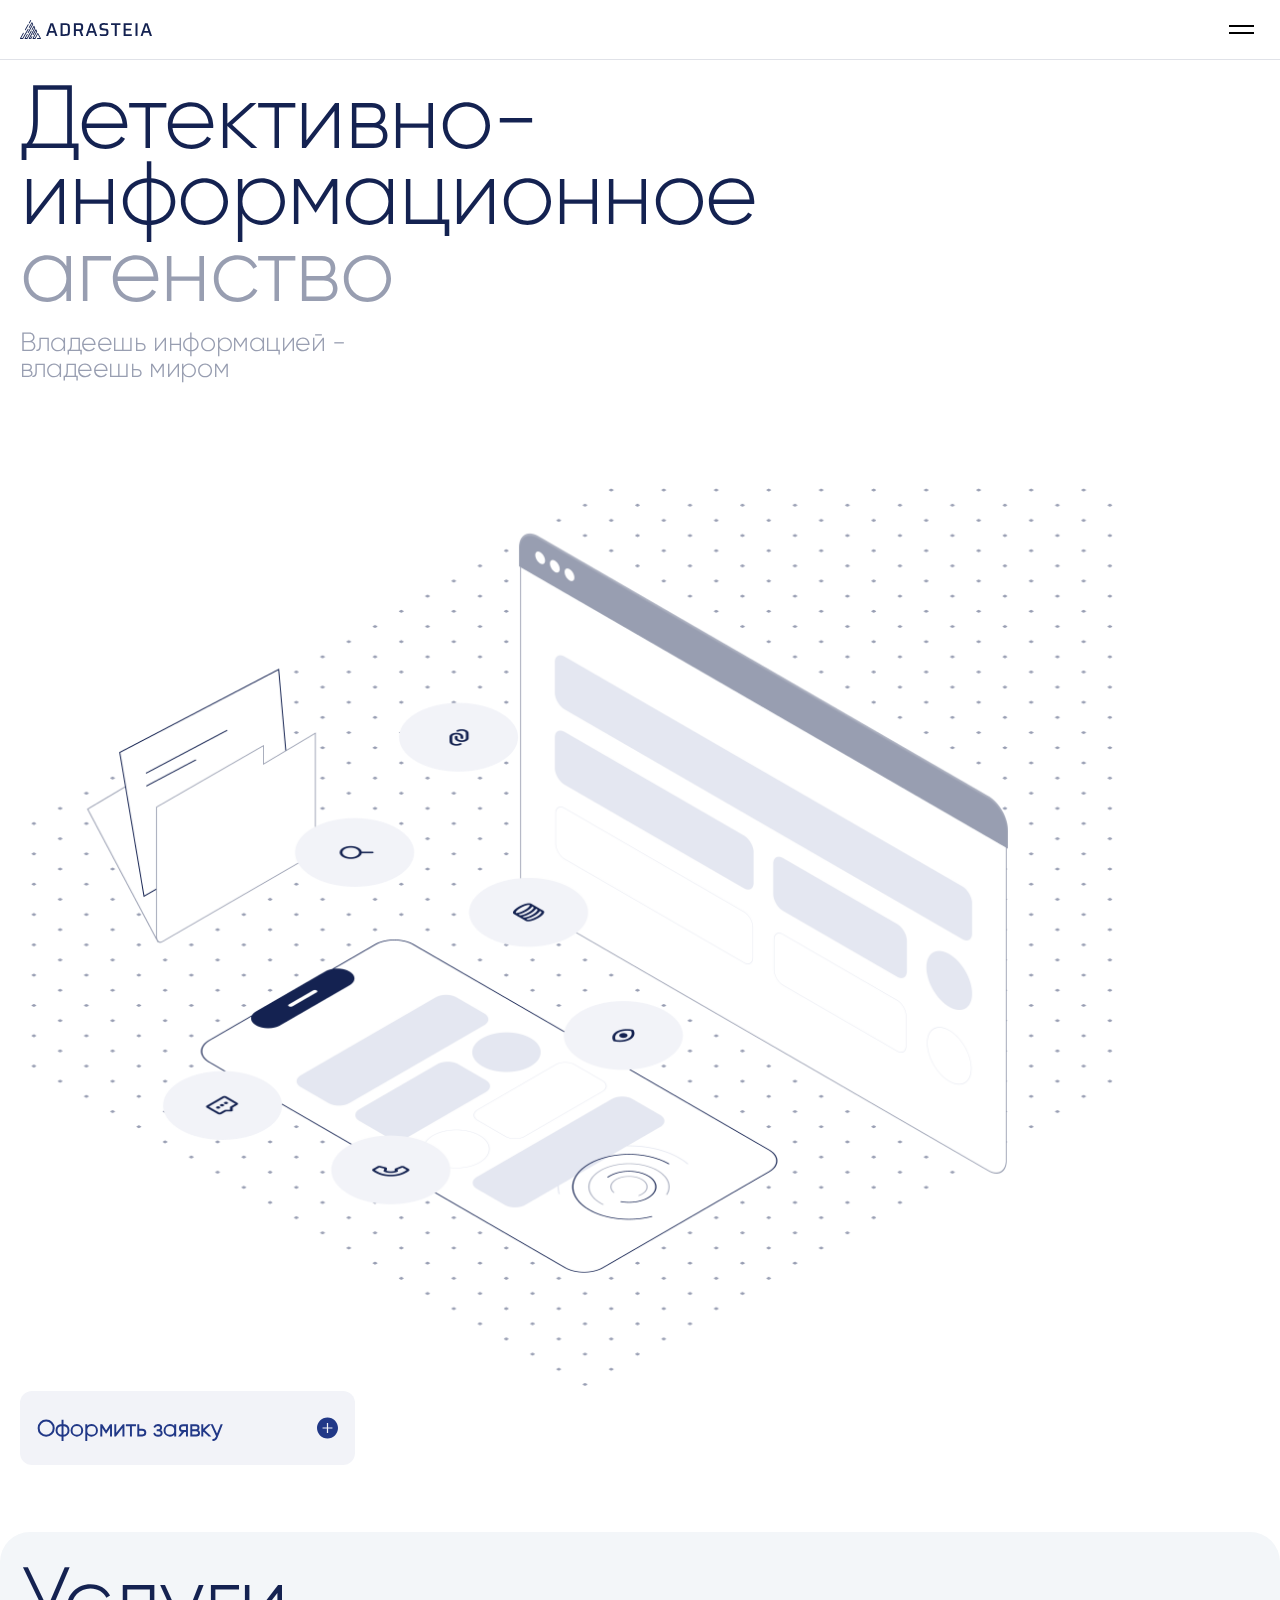
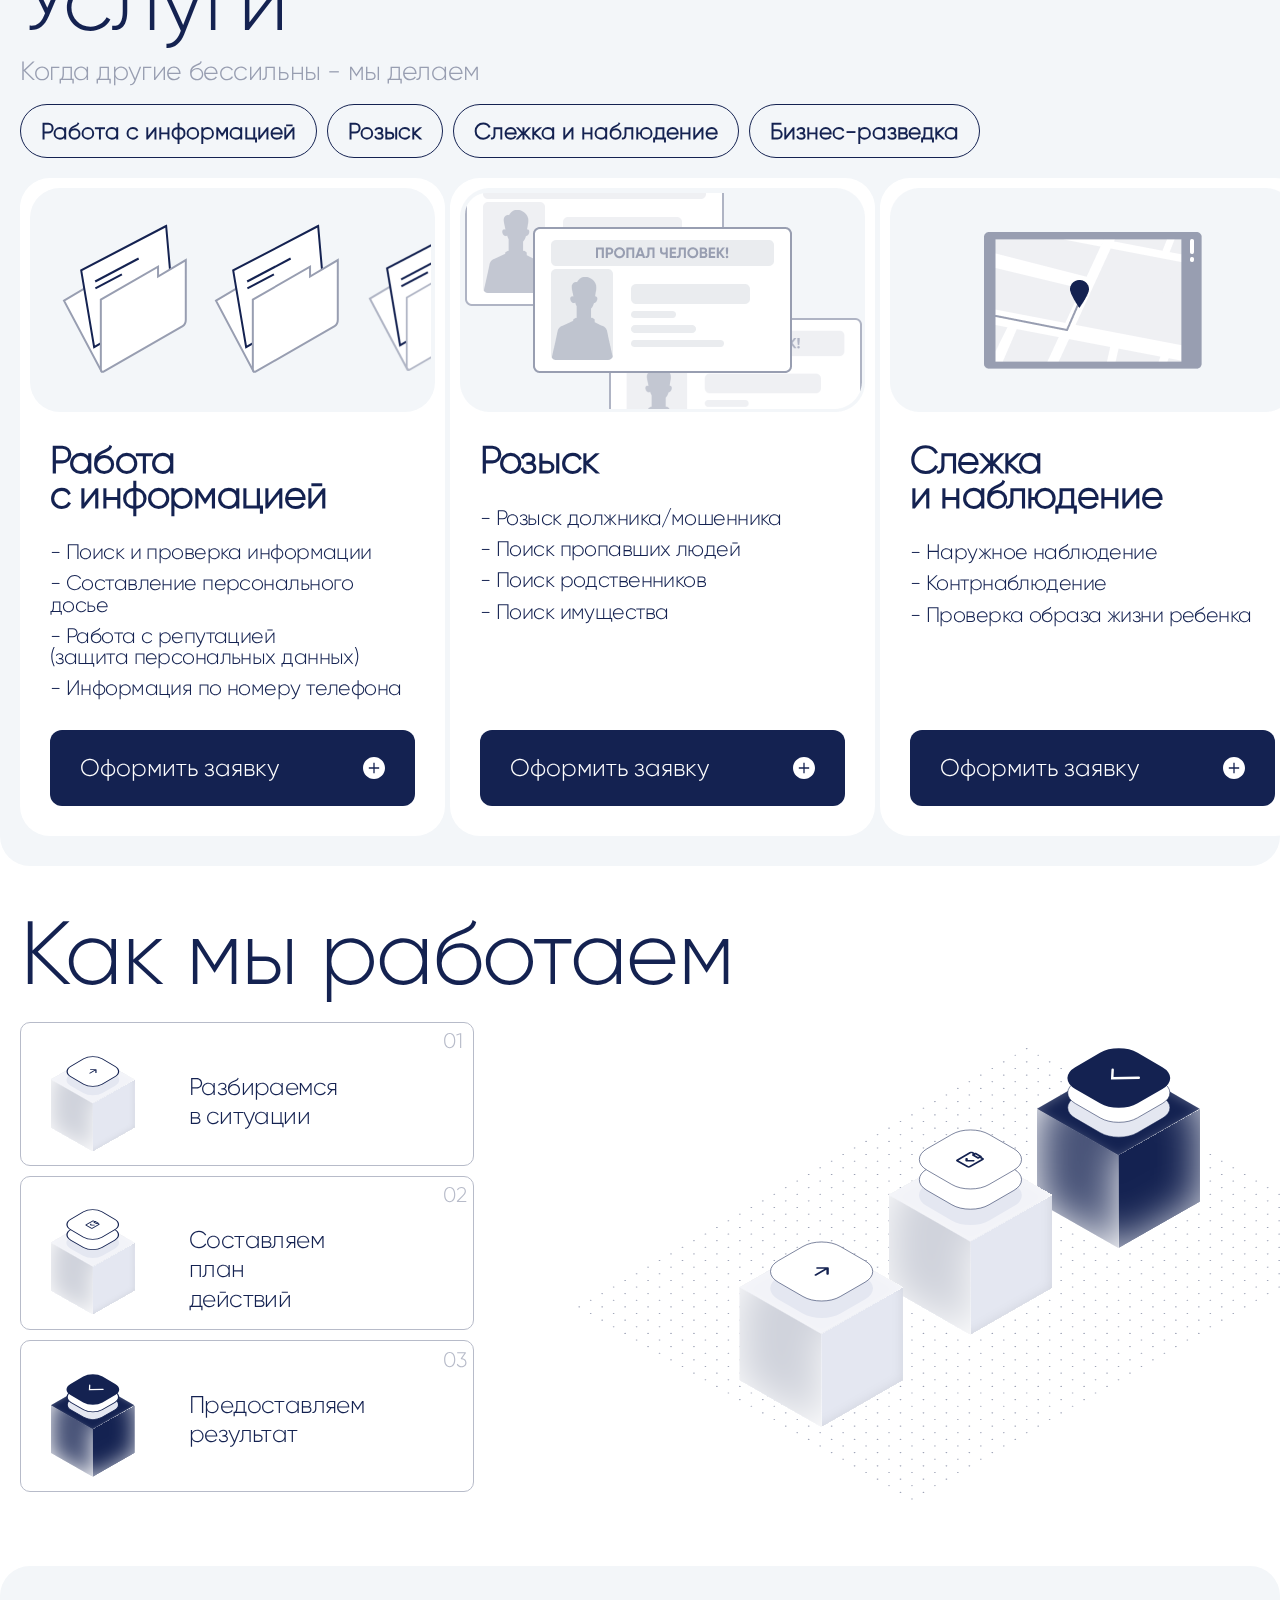
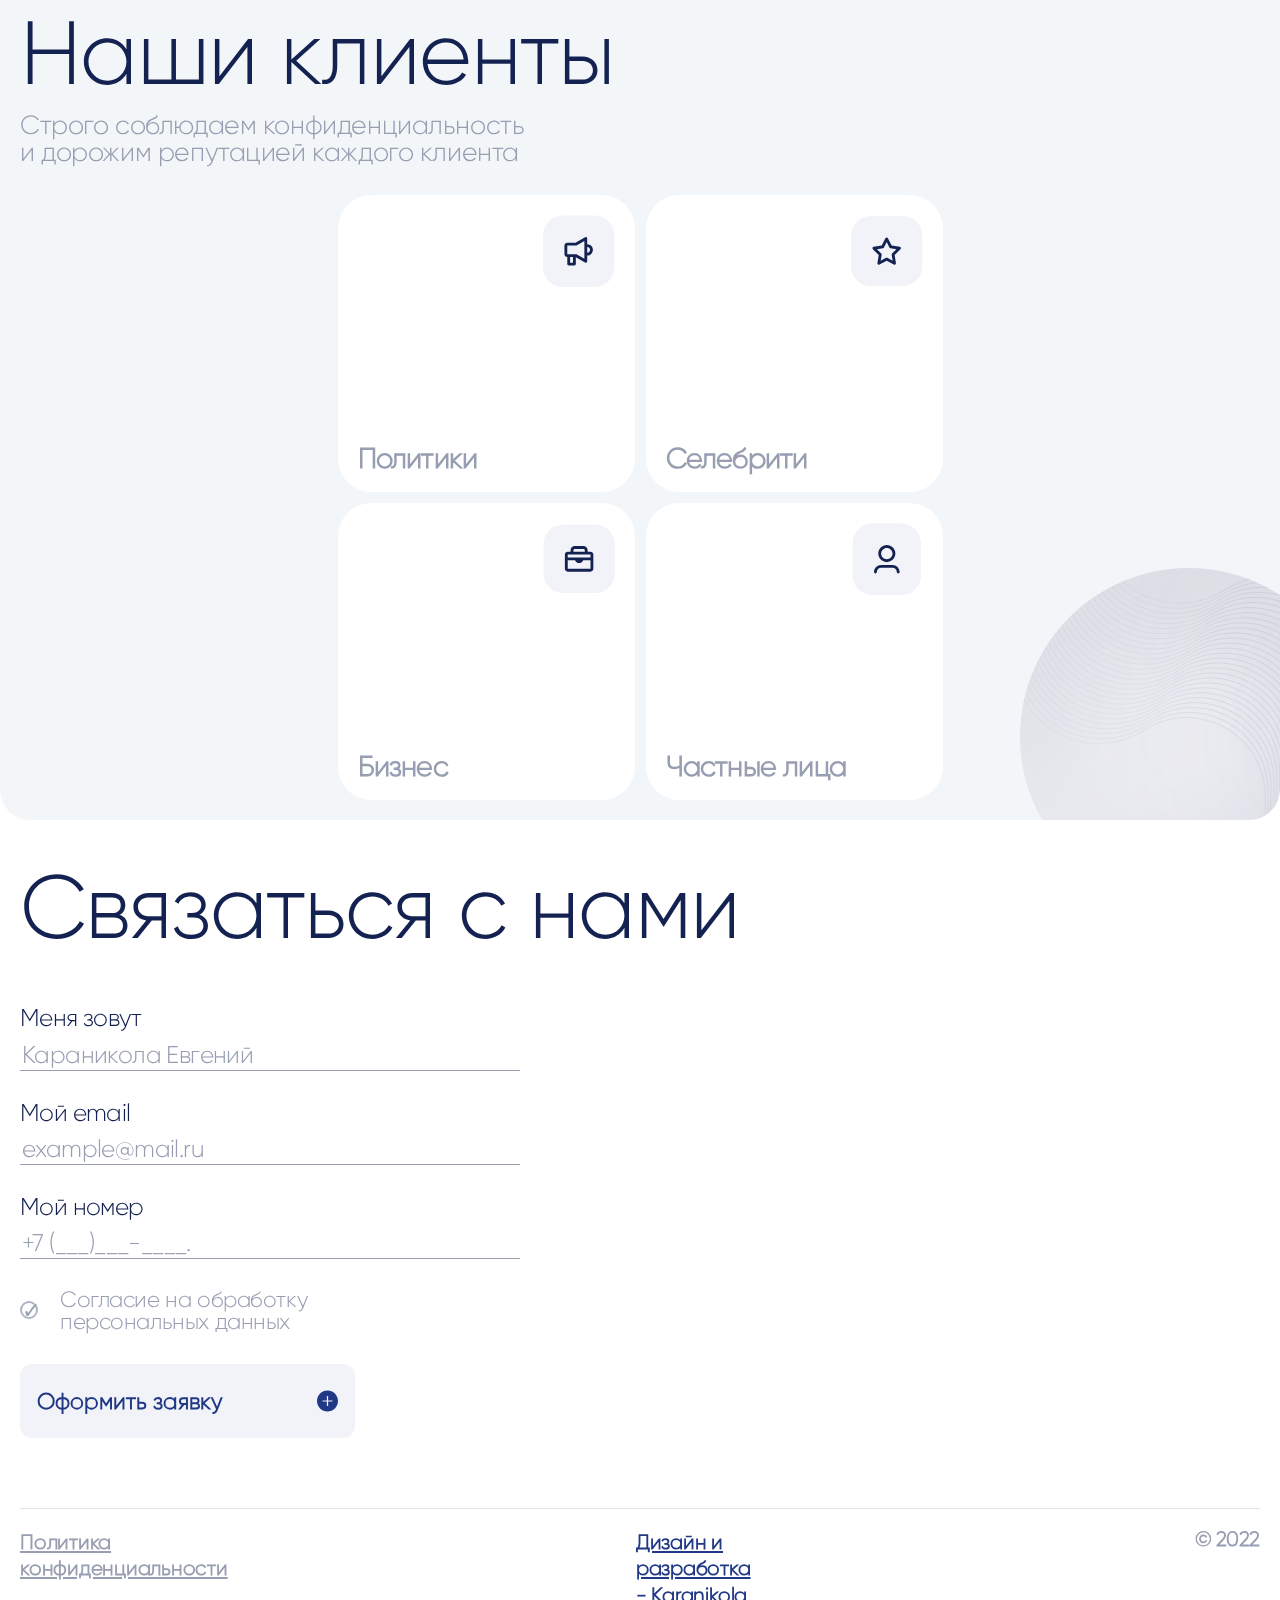
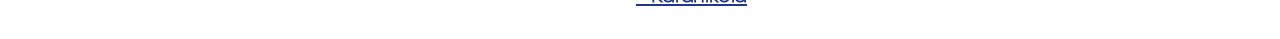
<file: index.html>
<!DOCTYPE html>
<html lang="ru">

<head>
    <meta charset="UTF-8">
    <meta name="viewport" content="width=device-width, initial-scale=1.0">
    <title>ADRASTEIA</title>
    <link rel="stylesheet" href="css/normalize.css">
    <link rel="stylesheet" href="css/style.css">
</head>

<body>
    <header class="header container">
        <a href="grid.html" title="На главную" class="logo sr-only"><img src="/svg/logo.svg" alt="logo"></a>
        <div class="wrapper">
            <nav>
                <ul class="menu-big">
                    <li>
                        <a href="#hero" class="menu-itms">Главный</a>
                    </li>
                    <li>
                        <a href="#work" class="menu-itms">О нас</a>
                    </li>
                    <li>
                        <a href="#services" class="menu-itms">Услуги</a>
                    </li>
                    <li>
                        <a href="#work" class="menu-itms">Как мы работаем</a>
                    </li>
                    <li>
                        <a href="#clients" class="menu-itms">Клиенты</a>
                    </li>
                    <li>
                        <a href="#contacts" class="menu-itms">Контакты</a>
                    </li>
                </ul>
            </nav>
        </div>
        <a class="header-a" href="#">Оформить заявку<img src="/svg/plus.svg" alt=""></a>
        <button class="menu" title="Открыть меню"><img src="/svg/menu.svg" alt=""></button>
    </header>
    <main>
        <section class="section-hero" id="hero">
            <div class="container">
                <div class="section-hero-division">
                    <div class="">
                        <h1 class="section-hero-h">Детективно-информационное <span class="gray">агенство</span></h1>
                        <p class="gray1 section-hero-p">Владеешь информацией - владеешь миром</p>
                    </div>
                    <img src="/pics/bg1.png" alt="" class="section-hero-img">
                </div>
                <button class="button1 section-hero-btn" title="Оформить заявку">Оформить заявку<img src="/svg/plus.svg" class="section-hero-svg" alt=""></button>
                <div class="section-hero-additions">
                    <button class="section-hero-arrow"><img src="/svg/arrow-down.svg"alt=""></button>
                    <div class="section-hero-cntcts">
                        <img src="svg/whatsapp.svg" alt="" class="cnct">
                        <a class="section-hero-chat" class="cnct">открыть чат</a>
                        <img src="/svg/separator.svg" alt="" class="cnct">
                        <a class="section-hero-mail" class="cnct">adrasteia@mail.com</a>
                    </div>
                </div>
            </div>
        </section>
        <section class="section-services" id="services">
            <div class="container">
                <div class="section-services-part">
                    <h2 class="section-services-h">Услуги</h2>
                    <p class="gray1 section-services-p">Когда другие бессильны - мы делаем</p>
                    <div class="section-services-arrows">
                        <button class="section-services-arrow1"><img src="/svg/arrow-left.svg" alt=""></button>
                        <button class="section-services-arrow2"><img src="/svg/arrow-right.svg" alt=""></button>
                    </div>
                </div>
                <ul class="section-services-btns">
                    <li class="services-list-item">
                        <button class="buttons" title="Работа с информацией">Работа с информацией</button>
                    </li>
                    <li class="services-list-item">
                        <button class="buttons" title="Розыск">Розыск</button>
                    </li>
                    <li class="services-list-item">
                        <button class="buttons" title="Слежка и наблюдение">Слежка и наблюдение</button>
                    </li>
                    <li class="services-list-item">
                        <button class="buttons" title="Бизнес-разведка">Бизнес-разведка</button>
                    </li> 
                </ul>
                <div class="section-services-cards">
                    <div class="section-services-card">
                        <div class="section-services-block">
                            <img src="/svg/pic2.svg" alt="pic" class="section-services-pic">
                            <div class="section-services-itms">
                                <h3 class="section-services-h3">Работа<br> с информацией</h3>
                                <ul>
                                    <li class="section-services-l">
                                        <p class="section-services-pp">- Поиск и проверка информации</p>
                                    </li>
                                    <li class="section-services-l">
                                        <p class="section-services-pp">- Составление персонального досье</p>
                                    </li>
                                    <li class="section-services-l">
                                        <p class="section-services-pp">- Работа с репутацией <br>(защита персональных данных)</p>
                                    </li>
                                    <li class="section-services-l">
                                        <p class="section-services-pp">- Информация по номеру телефона</p>
                                    </li>
                                </ul>
                            </div>
                        </div>
                        <button class="button2 section-services-btn" title="Оформить заявку">Оформить заявку<img src="/svg/plus1.svg" alt="" class="section-services-plus"></button>
                    </div>
                    <div class="section-services-card">
                        <div class="section-services-block">
                            <img src="/pics/pic3.png" alt="pic" class="section-services-pic">
                            <div class="section-services-itms">
                                <h3 class="section-services-h3">Розыск</h3>
                                <ul>
                                    <li class="section-services-l">
                                        <p class="section-services-pp">- Розыск должника/мошенника</p>
                                    </li>
                                    <li class="section-services-l">
                                        <p class="section-services-pp">- Поиск пропавших людей</p>
                                    </li>
                                    <li class="section-services-l">
                                        <p class="section-services-pp">- Поиск родственников</p>
                                    </li>
                                    <li class="section-services-l">
                                        <p class="section-services-pp">- Поиск имущества</p>
                                    </li>
                                </ul>
                            </div>
                        </div>
                        <button class="button2 section-services-btn" title="Оформить заявку">Оформить заявку<img src="/svg/plus1.svg" alt="" class="section-services-plus"></button>
                    </div>
                    <div class="section-services-card">
                        <div class="section-services-block">
                            <img src="/pics/pic4.png" alt="pic" class="section-services-pic">
                            <div class="section-services-itms">
                                <h3 class="section-services-h3">Слежка <br>и наблюдение</h3>
                                <ul>
                                    <li class="section-services-l">
                                        <p class="section-services-pp">- Наружное наблюдение</p>
                                    </li>
                                    <li class="section-services-l">
                                        <p class="section-services-pp">- Контрнаблюдение</p>
                                    </li>
                                    <li class="section-services-l">
                                        <p class="section-services-pp">- Проверка образа жизни ребенка</p>
                                    </li>
                                </ul>
                            </div>
                        </div>
                        <button class="button2 section-services-btn" title="Оформить заявку">Оформить заявку<img src="/svg/plus1.svg" alt="" class="section-services-plus"></button>
                    </div>
                    <div class="section-services-card">
                        <div class="section-services-block">
                            <img src="/pics/pic5.png" alt="pic" class="section-services-pic">
                            <div class="section-services-itms">
                                <h3 class="section-services-h3">Бизнес-разведка</h3>
                                <ul>
                                    <li class="section-services-l">
                                        <p class="section-services-pp">- Проверка контрагентов</p>
                                    </li>
                                    <li class="section-services-l">
                                        <p class="section-services-pp">- Досье на компанию</p>
                                    </li>
                                    <li class="section-services-l">
                                        <p class="section-services-pp">- Внештатная служба безопасности</p>
                                    </li>
                                    <li class="section-services-l">
                                        <p class="section-services-pp">- Корпоративное расследование</p>
                                    </li>
                                </ul>
                            </div>
                        </div>
                        <button class="button2 section-services-btn"  title="Оформить заявку">Оформить заявку<img src="/svg/plus1.svg" class="section-services-plus" alt=""></button>
                    </div>
                    <div class="section-services-card" id="section-services-card">
                        <div class="section-services-block" id="loader">
                            <div class="loader"></div>
                            <div class="after-loading">
                                <img src="/svg/pic2.svg" alt="pic" class="section-services-pic">
                                <div class="section-services-itms">
                                    <h3 class="section-services-h3">Работа<br> с информацией</h3>
                                    <ul>
                                        <li class="section-services-l">
                                            <p class="section-services-pp">- Поиск и проверка информации</p>
                                        </li>
                                        <li class="section-services-l">
                                            <p class="section-services-pp">- Составление персонального досье</p>
                                        </li>
                                        <li class="section-services-l">
                                            <p class="section-services-pp">- Работа с репутацией <br>(защита персональных данных)</p>
                                        </li>
                                        <li class="section-services-l">
                                            <p class="section-services-pp">- Информация по номеру телефона</p>
                                        </li>
                                    </ul>
                                </div>
                            </div>
                        </div>
                        <button class="button2 section-services-btn" title="Оформить заявку">Оформить заявку<img src="/svg/plus1.svg" alt="" class="section-services-plus"></button>
                    </div>
            </div>
        </section>
        <section class="section-work" id="work">
            <div class="container">
                <h2 class="section-work-h">Как мы работаем</h2>
                <ol class="section-work-list">
                    <li class="section-work-list-item">
                        <p class="item-num">01</p>
                        <div class="card-elem">
                            <img src="/svg/work1.svg" alt="" class="section-work-list-img">
                            <img src="/svg/work-arrow.svg" alt="" class="section-work-svg-desktop">
                            <h3 class="card-elem-h3">Разбираемся в ситуации</h3>
                        </div>
                    </li>
                    <li class="section-work-list-item">
                        <p class="item-num">02</p>
                        <div class="card-elem">
                            <img src="/svg/work2.svg" alt=""class="section-work-list-img">
                            <img src="/svg/work-checklist.svg" alt="" class="section-work-svg-desktop">
                            <h3 class="card-elem-h3">Составляем план действий</h3>
                        </div>
                    </li>
                    <li class="section-work-list-item">
                        <p class="item-num">03</p>
                        <div class="card-elem">
                            <img src="/svg/work3.svg" alt="" class="section-work-list-img">
                            <img src="/svg/work-checkmark.svg" alt="" id="section-work-svg-desktop1">
                            <h3 class="card-elem-h3">Предоставляем результат</h3>
                        </div>
                    </li>
                </ol>
                <img src="/svg/work-img.svg" alt="" class="section-work-img">
            </div>
        </section>
        <section class="section-clients" id="clients">
            <div class="container section-clients-container">
                <h2 class="section-clients-h">Наши клиенты</h2>
                <p class="gray1 section-clients-p">Строго соблюдаем конфиденциальность <br>и дорожим репутацией каждого клиента</p>
                <ul class="section-clients-crds">
                    <li class="section-clients-el">
                        <img src="/svg/politicians.svg" class="section-clients-el-img" alt="politicians">
                        <h3 class="gray section-clients-h3">Политики</h3>
                    </li>
                    <li class="section-clients-el">
                        <img src="/svg/selebrity.svg" class="section-clients-el-img" alt="selebrity">
                        <h3 class="gray section-clients-h3">Селебрити</h3>
                    </li>
                    <li class="section-clients-el">
                        <img src="/svg/business.svg" class="section-clients-el-img" alt="business">
                        <h3 class="gray section-clients-h3">Бизнес</h3>
                    </li>
                    <li class="section-clients-el">
                        <img src="/svg/prvt-indv.svg" class="section-clients-el-img" alt="private individuals">
                        <h3 class="gray section-clients-h3">Частные лица</h3>
                    </li>
                </ul>
            </div>
        </section>
        <section class="section-form" id="form">
            <div class="container">
                <h2 class="section-form-h">Связаться с нами</h2>
                <form class="section-form-f" action="httpbin.org">
                    <div class="section-form-separate">
                        <label for="name" class="section-form-lbl">Меня зовут</label>
                        <input class="section-form-inpt" placeholder="Караникола Евгений" type="text" name="name" id="name" required>
                    </div>
                    <div class="section-form-separate">
                        <label for="email" class="section-form-lbl">Мой email</label>
                        <input class="section-form-inpt" placeholder="example@mail.ru" type="text" name="email" id="email" required>
                    </div>
                    <div class="section-form-separate">
                        <label for="number" class="section-form-lbl">Мой номер</label>
                        <input class="section-form-inpt" placeholder="+7 (___)___-____." type="text" name="number" id="number" required>
                    </div>
                    <div class="section-form-separate">
                        <div class="section-form-prmsn section-form-separate">
                            <img src="/svg/permission.svg" alt="permission" class="section-form-svg">
                            <label for="permission" class="section-form-prmsn-lbl">Согласие на обработку <br>персональных данных
                                <input type="radio" checked="checked" name="radio">
                                <span class="checkmark"></span>
                            </label>
                        </div>
                        <button type="submit" class="button1 section-form-btn" title="Оформить заявку">Оформить заявку<img src="/svg/plus.svg" alt=""></button>
                    </div>
                </form>
            </div>
        </section>
    </main>
    <footer class="container">
        <div class="footer" id="contacts">
            <div class="footer-cntcts">
                    <a href="" class="footer-a" title="whatsapp"><img src="/svg/whatsapp.svg" class="footer-img" alt="whatsapp">whatsapp</a>
                    <a href="" class="footer-a" title="telegram"><img src="/svg/telegram.svg" class="footer-img" alt="telegram">telegram</a>
                    <a href="" class="footer-a" title="Написать на почту">adrasteia@mail.com</a>
            </div>
            <a href="" class="footer-politics" title="Политика конфиденциальности">Политика конфиденциальности</a>
            <a href="" class="footer-designer" title="Дизайн и разработка - Karanikola">Дизайн и разработка - Karanikola</a>
            <p class="footer-date">© 2022</p>
        </div>
    </footer>
</body>

</html>
</file>
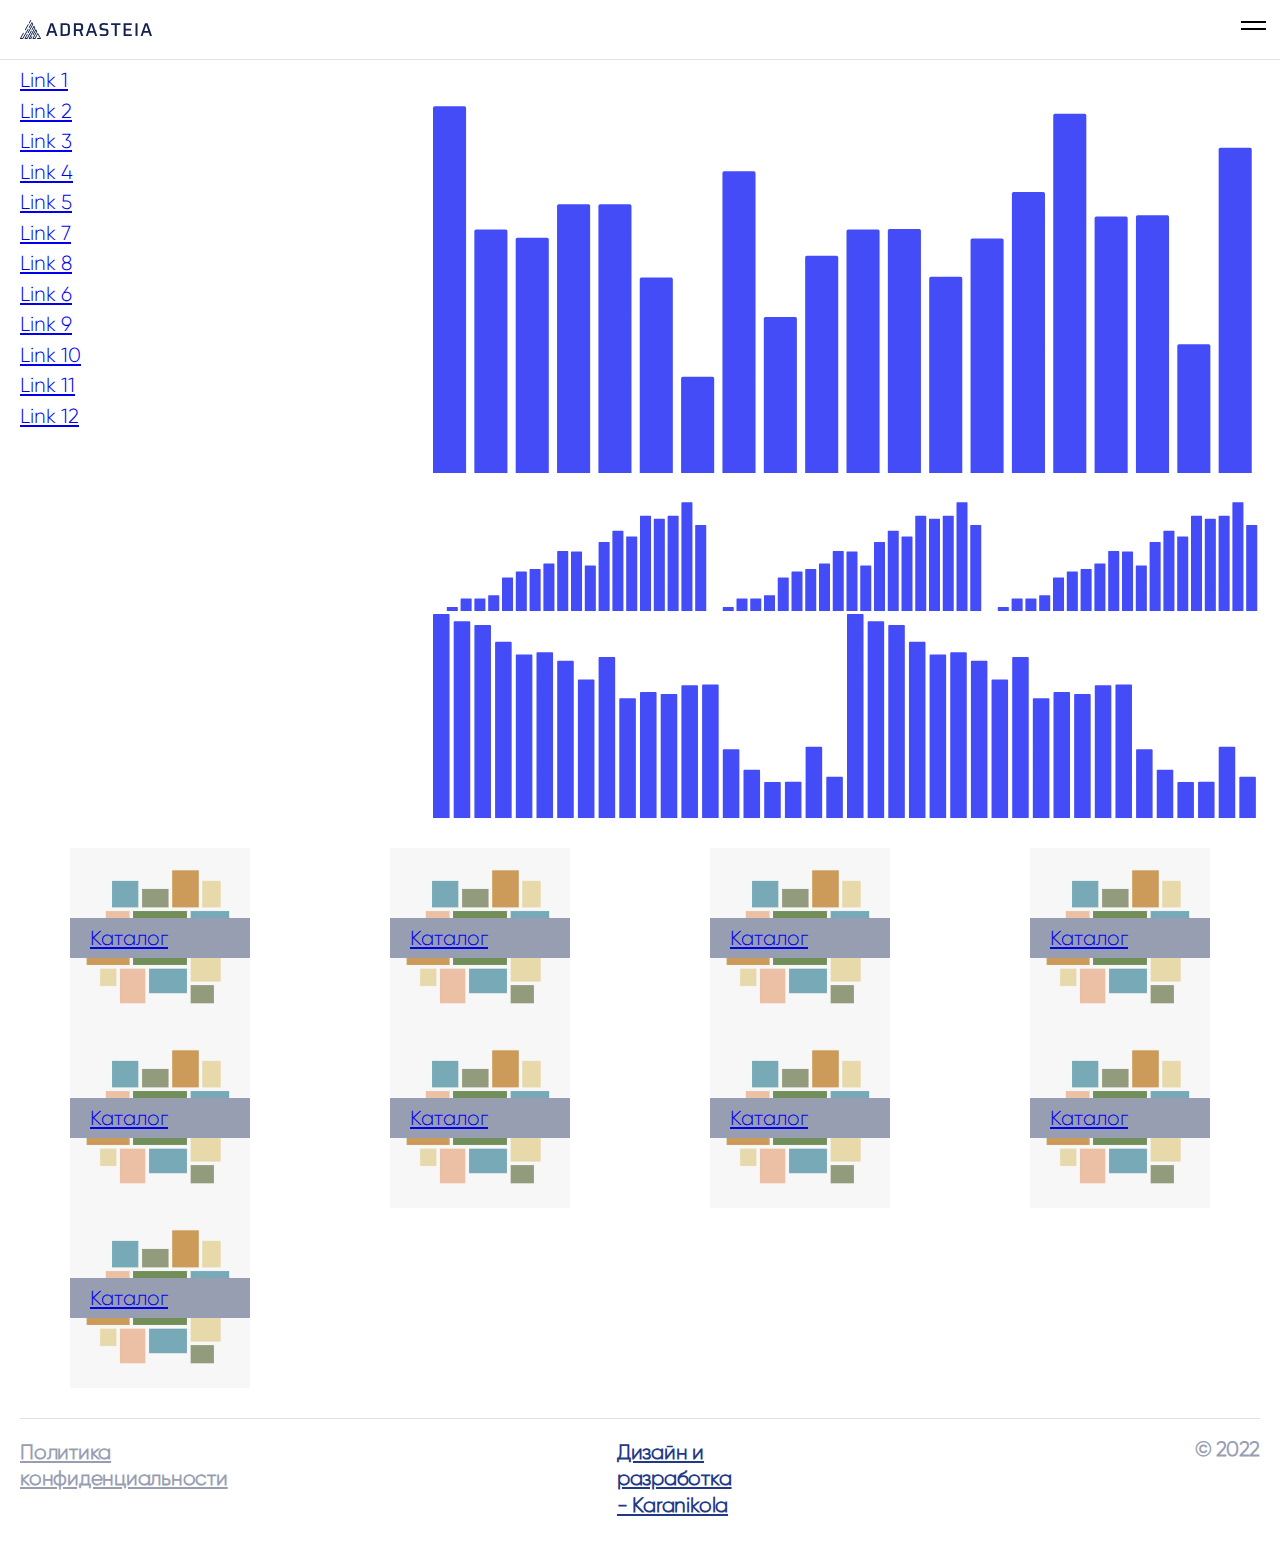
<file: grid.html>
<!DOCTYPE html>
<html lang="en">
<head>
    <meta charset="UTF-8">
    <meta name="viewport" content="width=device-width, initial-scale=1.0">
    <title>GRID</title>
    <link rel="stylesheet" href="css/normalize.css">
    <link rel="stylesheet" href="css/grid.css">
</head>
<body>
    <header class="header container">
        <a href="index.html"><img src="/svg/logo.svg" alt="logo" class="logo"></a>
        <div class="wrapper">
            <nav>
                <ul class="menu-big">
                    <li>
                        <a href="#" class="menu-itms">Главный</a>
                    </li>
                    <li>
                        <a href="#" class="menu-itms">О нас</a>
                    </li>
                    <li>
                        <a href="#" class="menu-itms">Услуги</a>
                    </li>
                    <li>
                        <a href="#" class="menu-itms">Как мы работаем</a>
                    </li>
                    <li>
                        <a href="#" class="menu-itms">Клиенты</a>
                    </li>
                    <li>
                        <a href="#" class="menu-itms">Контакты</a>
                    </li>
                </ul>
            </nav>
        </div>
        <button class="header-button">Оформить заявку<img src="/svg/plus.svg" alt=""></button>
        <button class="menu"><img src="/svg/menu.svg" alt=""></button>
    </header>
    <main>
        <section class="dashboard container">
            <div class="links">
                <a href="#">Link 1</a>
                <a href="#">Link 2</a>
                <a href="#">Link 3</a>
                <a href="#">Link 4</a>
                <a href="#">Link 5</a>
                <a href="#">Link 7</a>
                <a href="#">Link 8</a>
                <a href="#">Link 6</a>
                <a href="#">Link 9</a>
                <a href="#">Link 10</a>
                <a href="#">Link 11</a>
                <a href="#">Link 12</a>
            </div>
            <div class="graf">
                <div class="largbocks">
                    <img src="grid-img/1.svg" alt="Chart1">
                </div>
                <div class="smallbocks">
                    <img src="grid-img/2.svg" alt="Chart2">
                </div>
                <div class="smallbocks">
                    <img src="grid-img/2.svg" alt="Chart3">
                </div>
                <div class="smallbocks">
                    <img src="grid-img/2.svg" alt="Chart4">
                </div>
                <div class="mediumbocks">
                    <img src="grid-img/3.svg" alt="Chart5">
                </div>
                <div class="mediumbocks">
                    <img src="grid-img/3.svg" alt="Chart 6">
                </div>
            </div>
        </section>
        <section class="gallery">
            <div class="item">
                <img class="itemimg" src="grid-img/square.jpg" alt="#">
                <a href="#"  class="itema">Каталог</a>
            </div>
            <div class="item">
                <img class="itemimg" src="grid-img/square.jpg" alt="#">
                <a href="#"  class="itema">Каталог</a>
            </div>
            <div class="item">
                <img class="itemimg" src="grid-img/square.jpg" alt="#">
                <a href="#"  class="itema">Каталог</a>
            </div>
            <div class="item">
                <img class="itemimg" src="grid-img/square.jpg" alt="#">
                <a href="#"  class="itema">Каталог</a>
            </div>
            <div class="item">
                <img class="itemimg" src="grid-img/square.jpg" alt="#">
                <a href="#"  class="itema">Каталог</a>
            </div>
            <div class="item">
                <img class="itemimg" src="grid-img/square.jpg" alt="#">
                <a href="#"  class="itema">Каталог</a>
            </div>
            <div class="item">
                <img class="itemimg" src="grid-img/square.jpg" alt="#">
                <a href="#"  class="itema">Каталог</a>
            </div>
            <div class="item">
                <img class="itemimg" src="grid-img/square.jpg" alt="#">
                <a href="#"  class="itema">Каталог</a>
            </div>
            <div class="item">
                <img class="itemimg" src="grid-img/square.jpg" alt="#">
                <a href="#"  class="itema">Каталог</a>
            </div>
        </section>
    </main>
    <footer class="container">
        <div class="footer">
            <div class="footer-cntcts">
                <div class="footer-separate">
                    <img src="/svg/whatsapp.svg" class="footer-img" alt="">
                    <a href="" class="footer-a">whatsapp</a>
                </div>
                <div class="footer-separate">
                    <img src="/svg/telegram.svg" class="footer-img" alt="">
                    <a href="" class="footer-a">telegram</a>
                </div>
                <div class="footer-separate">
                    <a href="" class="footer-a">adrasteia@mail.com</a>
                </div>
            </div>
            <a href="" class="footer-politics">Политика конфиденциальности</a>
            <a href="" class="footer-designer">Дизайн и разработка - Karanikola</a>
            <p class="footer-date">© 2022</p>
            <!-- <a href="grid.html">grid</a> -->
        </div>
    </footer>
</body>
</html>
</file>
<file: css/style.css>
@font-face {
    font-display: swap;
    font-family: 'gilroyBold';
    src: url(/fonts/Gilroy-ExtraBold.otf);
}

@font-face {
    font-display: swap;
    font-family: 'gilroyLight';
    src: url(/fonts/Gilroy-Light.otf);
}

html {
    box-sizing: border-box;
}
  *, *:before, *:after {
    box-sizing: inherit;
}

:root {
    color: #142251;
    --special-color: #989EB1;
    font-style: normal;
    font-family: 'gilroyLight';
    font-weight: 400;
    font-size: 62.5%;
}

:root ::selection{
    background-color: #142251;
    color: white;
}

body {
    background: #FFF;
}

.container {
    padding: 0 2rem;
}

h1 {
    /* font-size: 4rem; */
    font-size: calc(32px + (68 + 68 * 0.7) * ((100vw - 320px) / 1920));
    line-height: 85%; /* 34px */
    font-weight: 400;
    letter-spacing: -0.16rem;
    margin-bottom: 2rem;
}

img {
    display: block;
}

h2 {
    font-size: calc(32px + (68 + 68 * 0.7) * ((100vw - 320px) / 1920));
    line-height: 85%; /* 34px */
    font-weight: 400;
    letter-spacing: -0.16rem;
    margin-bottom: 2rem;
}

h3 {
    font-size: calc(20px + (10 + 10  * 0.7) * ((100vw - 320px) / 1920));
    font-weight: 400;
    line-height: 90%; /* 18px */
    letter-spacing: -0.08rem;
}

p {
    font-size: calc(14px + (10 + 10 * 0.7) * ((100vw - 320px) / 1920));
    line-height: 100%; /* 14px */
    letter-spacing: -0.056rem;
    font-family: 'gilroyLight';
}

button {
    font-size: calc(14px + (10 + 10 * 0.7) * ((100vw - 320px) / 1920));
}

a {
    font-size: calc(12px + (10 + 10 * 0.7) * ((100vw - 320px) / 1920));
}

a:hover{
    transform: scale(1.05, 1.05);
    background-color: #bcd5e9;
}

a:active {
    color: #000000;
}

a:active{
    color: #830000;
}   

/* .sr-only {
    position: absolute;
    width: 1px;
    height: 1px;
    padding: 0;
    margin: -1px;
    overflow: hidden;
    clip: rect(0, 0, 0, 0);
    white-space: nowrap;
    border-width: 0;
} */

.header {
    display: flex;
    justify-content: space-between;
    padding: 2rem;
    border-bottom: solid 1px #E0E2E8;
    position: sticky;
    top: 0px;
    background-color: #FFF;
    z-index: 1;
}

.wrapper {
    display: none;
}

.menu {
    border: none;
    background-color:#FFF;
}

.menu:hover{
    transform: scale(1.1, 1.1);
    background-color: #bcd5e9;
}  

.menu-big {
    display: none;
}

.logo {
    width: 13.2rem;
    height: 1.9rem;
}

.logo:hover{
    transform: scale(1.1, 1.1);
    background-color: #bcd5e9;
}

.header-a {
    display: none;
}

.gray {
    color: var(--special-color);
}

.gray::selection{
    background-color: var(--special-color);
    color: #142251;
}

.gray1 {
    color: var(--special-color);
    font-size: calc(14px + (10 + 10 * 0.7) * ((100vw - 320px) / 1920));
    line-height: 100%; /* 14px */
    letter-spacing: -0.042rem;
    font-weight: 400;
}

.gray1::selection{
    background-color: var(--special-color);
    color: #142251;
}

.button1 {
    display: flex;
    width: 33.5rem;
    padding: 2.4rem 1.7rem;
    justify-content: space-between;
    align-items: center;
    border-radius: 1.2rem;
    background: rgba(33, 56, 135, 0.06);
    border: 0;
    font-weight: 600;
    color: #213887;
    font-family: 'gilroyLight';
}

.button2 {
    display: flex;
    white-space: nowrap;
    padding: 2.4rem 3rem;
    justify-content: space-between;
    align-items: center;
    flex-shrink: 0;
    border-radius: 1.2rem;
    background: #142251;
    border: 0;
    color: #FFF;
    font-size: calc(14px + (5 + 5 * 0.7) * ((100vw - 320px) / 1920));
    font-family: 'gilroyLight';
}

.buttons {
    padding: 1.3rem 2rem;
    border-radius: 8.9rem;
    border: 1px solid;
    border-color: #142251;
    background-color: #F3F6F9;
    color: #142251;
    font-style: normal;
    font-weight: 600;
    font-family: 'gilroyLight';
    white-space: nowrap;
    font-size: calc(14px + (10 + 10 * 0.7) * ((100vw - 320px) / 1920));
}

.button1:hover {
    transform: scale(1.03, 1.03);
    box-shadow: 0 0 10px rgba(0, 0, 0, 0.3)
}

.button1:active {
    background-color: #ffbbbb;
}

.button2:hover {
    transform: scale(1.03, 1.03);
    box-shadow: 0 0 10px rgba(0, 0, 0, 0.3)
}

.button2:active {
    background-color: #b34545;
}

.buttons:hover {
    transform: scale(1.03, 1.03);
    background-color: #142251;
    color: white;
    box-shadow: 0 0 10px rgba(0, 0, 0, 0.3)
}

.section-hero {
    padding-top: 2rem;
}

.section-hero-h {
    width: 40.4rem;
}

.section-hero-p {
    width: 20.6rem;
}

.section-hero-additions {
    display: none;
}

.section-hero-arrow {
    width: 5.4rem;
    height: 5.4rem;
    display: flex;
    align-items: center;
    justify-content: center;
    color: #F2F3F8;
    border: none;
    border-radius: 27rem;
}

.section-hero-arrow:hover {
    transform: scale(1.1, 1.1);
    background-color: #bcd5e9;
}

.section-hero-cntcts {
    display: flex;
    align-items: center;
    justify-content: space-between;
    padding: 1.6rem 2.4rem;
    background-color: #F2F3F8;
    height: 54px;
    border-radius: 2.7rem;
}
.cnct {
    margin-right: 1rem;
}
.section-hero-chat {
    color: #142251;
    font-weight: bolder;
    font-size: calc(20px + (5 + 5 * 0.7) * ((100vw - 320px) / 1920));
    margin-right: 1rem;
}
.section-hero-mail {
    font-weight: bolder;
    font-size: calc(20px + (5 + 5 * 0.7) * ((100vw - 320px) / 1920));
    text-decoration: underline;
}

.section-services {
    margin-top: 6.7rem;
    background: #F3F6F9;
    border-radius: 3rem;
    padding: 3rem 0 3rem 0;
    overflow: auto;
}

.section-services-p {
    margin-bottom: 2rem;
}

.section-services-arrow1 {
    background-color: white;
    border: none;
    padding: 2.4rem;
    border-radius: 2.4rem 0 0 2.4rem;
}

.section-services-arrow1:hover{
    transform: scale(1.1, 1.1);
    background-color: #bcd5e9;
}

.section-services-arrows {
    display: none;
}

.section-services-arrow2 {
    background-color: white;
    border: #E4E7F1;
    padding: 2.4rem;
    border-radius: 0 2.4rem 2.4rem 0;
}

.section-services-arrow2:hover{
    transform: scale(1.1, 1.1);
    background-color: #bcd5e9;
}

.section-hero-img {
    width: 100%;
    height: auto;
    max-width: 1100px;
    margin-bottom: 0.5rem;
    margin-top: -3rem;
}

.section-services-btns {
    display: flex;
}

.services-list-item:not(:last-child) {
    margin-right: 1rem;
}

.section-services-cards {
    display: flex;
    justify-content: space-between;
    margin-top: 2rem;
}

.section-services-card {
    flex-shrink: 0;
    border-radius: 3rem;
    background: #FFF;
    padding-top: 1rem;
    display: flex;
    flex-direction: column;
    margin-right: 0.5rem;
    padding: 1rem;
    max-width: 42.5rem;
}


.section-services-block {
    flex-grow: 1;
}

.section-services-pic {
    width: 100%;
}

.section-services-itms {
    padding: 0 2rem;
}

.section-services-h3 {
    margin-top: 3.1rem;
    margin-bottom: 3rem;
    font-weight: 600;
    font-size: 2rem;
}

.section-services-pp {
    margin-bottom: 1rem;
    font-weight: 400;
    font-size: calc(14px + (5 + 5 * 0.7) * ((100vw - 320px) / 1920));
}

.section-services-btn {
    margin: 2rem;
    padding: 2.4rem 3rem;
}

.section-services-plus {
    width: 2.2rem;
    height: 2.2rem;
}

#section-services-card {
    width: 42.5rem;
}

.loader {
    align-self: center;
    position: relative;
    top: 30%;
    left: 50%;
}

/* HTML: <div class="loader"></div> */
.loader {
    width: 28px;
    aspect-ratio: 1;
    border-radius: 50%;
    background: #142251;
    transform-origin: top;
    display: grid;
    animation: l3-0 1s infinite linear;
}
.loader::before,
.loader::after {
    content: "";
    grid-area: 1/1;
    background:#5a7ac0;
    border-radius: 50%;
    transform-origin: top;
    animation: inherit;
    animation-name: l3-1;
}
.loader::after {
    background: #989EB1;
    --s:180deg;
}
@keyframes l3-0 {
    0%,20% {transform: rotate(0)}
    100%   {transform: rotate(360deg)}
}
@keyframes l3-1 {
    50% {transform: rotate(var(--s,90deg))}
    100% {transform: rotate(0)}
}

.after-loading {
    display: none;
}

.section-work {
    padding: 5rem 0 5rem 0;
    max-height: 119.3rem;
    overflow: hidden;
}

.section-work-list {
    margin-top: 3rem;
}

.section-work-list-item {
    border: solid 1px #B7BBC9;
    border-radius: 1rem;
    padding-left: 3rem;
    margin-bottom: 1rem;
    padding-bottom: 1.4rem;
    max-width: 45.4rem;
}

.section-work-img {
    display: none;
}
#section-work-svg-desktop1 {
    display: none;
}

.section-work-svg-desktop {
    display: none;
}

.item-num {
    margin-left: 95%;
    margin-top: 2%;
    color: #B7BBC9;
    font-size: calc(12px + (5 + 5 * 0.7) * ((100vw - 320px) / 1920));
}

.card-elem {
    display: flex;
    vertical-align: middle;
}

.card-elem-h3 {
    font-size: calc(20px + (5 + 5 * 0.7) * ((100vw - 320px) / 1920));
    font-weight: 400;
    line-height: 120%; /* 24px */
    letter-spacing: -0.06rem;
    margin-left: 5.4rem;
    margin-top: 2rem;
    max-width: 13.6rem;
}

.section-clients {
    background: #F3F6F9;
    border-radius: 3rem;
    padding: 5rem 0rem 2rem 0;
    background-image: url('/svg/graphic.svg');
    background-repeat: no-repeat; 
    background-position-x: right;
    background-position-y: bottom;
}

.section-clients-h{
    margin-bottom: 2rem;
}

.section-clients-crds {
    margin-top: 3rem;
    display: grid;
    justify-content: center; 
    grid-template-columns: max-content max-content;
    grid-template-rows: 1fr 1fr;
    row-gap: 1.1rem;
    column-gap: 1.1rem;
}


.section-clients-el {
    border-radius: calc(20px + (10 + 10 * 1.7) * ((100vw - 320px) / 1920));
    background: #FFF;
    flex-shrink: 0;
    width: calc(162px + (100 + 100 * 1.7) * ((100vw - 320px) / 1920));
    height: calc(162px + (100 + 100 * 1.7) * ((100vw - 320px) / 1920));
    display: flex;
    flex-direction: column;
    justify-content: space-between;
    padding: 1rem;
}

.section-clients-el-img {
    width: 7.2rem;
    height: 7.2rem;
    align-self: flex-end;
}

.section-clients-pic {
    width: 26rem;
    height: 25.2rem;
    margin-left: 11.5rem;
}

.section-form {
    padding-top: 5rem;
}

.section-form-h{
    width: 17rem;
}

.section-form-f {
    display: grid;
    margin-top: 3rem;
}

.section-form-separate {
    display: flex;
    flex-direction: column;
}

.section-form-lbl {
    font-size: calc(20px + (5 + 5 * 0.7) * ((100vw - 320px) / 1920));
    font-style: normal;
    font-weight: 400;
    line-height: 100%; /* 20px */
    letter-spacing: -0.06rem;
    font-family: 'gilroyLight';
    margin-bottom: 0.9rem;
}

.section-form-inpt {
    max-width: 50rem;
    margin-bottom: 3rem;
    border: none;
    border-bottom: 1px solid #989EB1;
    background-color: transparent;
    color: #989EB1;
    outline: none;
    font-size: calc(20px + (5 + 5 * 0.7) * ((100vw - 320px) / 1920));
    font-style: normal;
    font-weight: 400;
    line-height: 100%; /* 20px */
    letter-spacing: -0.06rem;
    font-family: 'gilroyLight';
}

.section-form-inpt::placeholder {
    color: #989EB1;
    outline: none;
    font-size: calc(20px + (5 + 5 * 0.7) * ((100vw - 320px) / 1920));
    font-style: normal;
    font-weight: 400;
    line-height: 100%; /* 20px */
    letter-spacing: -0.06rem;
    font-family: 'gilroyLight';
}

.section-form-svg {
    display: none;
}

.section-form-svg {
    position: absolute;
    top: 50%;
    left: 50%;
    transform: translate(-50%, -50%);
    display: none; 
}

.section-form-prmsn-lbl {
    font-size: calc(18px + (5 + 5 * 0.7) * ((100vw - 320px) / 1920));
    color: var(--special-color);
    line-height: 100%; /* 14px */
    letter-spacing: -0.042rem;
    font-weight: 400;
    position: relative;
    padding-left: 4rem;
    cursor: pointer;
    -webkit-user-select: none;
    -moz-user-select: none;
    -ms-user-select: none;
    user-select: none;
}

/* Hide the browser's default radio button */
.section-form-prmsn-lbl input {
    position: absolute;
    opacity: 0;
    cursor: pointer;
}

/* Create a custom radio button */
.checkmark {
    position: absolute;
    top: 1.2rem;
    left: 0;
    height: 18px;
    width: 18px;
    background-color: #ffffff;
    border-radius: 50%;
}

/* On mouse-over, add a grey background color */
.section-form-prmsn-lbl:hover input ~ .checkmark {
    background-color: #e4e4e4;
}

/* When the radio button is checked, add a blue background */
.section-form-prmsn-lbl input:checked ~ .checkmark {
    border: solid 2px #AFB4C4;
}

/* Create the indicator (the dot/circle - hidden when not checked) */
.checkmark::after {
    content: "";
    position: absolute;
    display: none;
}

/* Show the indicator (dot/circle) when checked */
.section-form-prmsn-lbl input:checked ~ .checkmark:after {
    display: block;
}

/* Style the indicator (dot/circle) */
.section-form-prmsn-lbl .checkmark:after {
    content: "✓";
    top: -3px;
    width: 8px;
    height: 8px;
    border-radius: 20%;
}

.section-form-btn {
    margin: 3rem 0 7rem 0;
    align-items: center !important;
}

.footer {
    border-top: solid 1px #E0E2E8;
    display: flex;
    justify-content: space-between;
    padding-top: 2rem;
    padding-bottom: 3rem;
}

.footer-cntcts {
    display: none;
}

.footer-img {
    margin-right: 2.4rem;
}

.footer-a {
    display: flex;
    font-size: calc(34px + (5 + 5 * 0.7) * ((100vw - 320px) / 1920));
    font-weight: 900;
    text-decoration: none;
    color: #142251;
}
.footer-cntcts .footer-separate:last-child .footer-a {
    text-decoration: underline;
    color: #213887;
}

.footer-politics {
    color: var(--special-color);
    font-weight: 600;
    line-height: 130%; /* 15.6px */
    letter-spacing: -0.024rem;
    text-decoration-line: underline;
    width: 17rem;
}

.footer a:hover{
    transform: scale(1.05, 1.05);
    background-color: #bcd5e9;
}

.footer-politics:active{
    border: solid 1px var(--special-color)
}   

.footer-designer {
    color: #213887;
    font-weight: 600;
    line-height: 130%; /* 15.6px */
    letter-spacing: -0.024rem;
    text-decoration-line: underline;
    width: 11.3rem;
}

.footer-designer:active{
    border: solid 1px #142251;
}   

.footer-date {
    color: var(--special-color);
    font-weight: 600;
    line-height: 100%; /* 12px */
    letter-spacing: -0.048rem;
    font-size: calc(12px + (10 + 10 * 0.7) * ((100vw - 320px) / 1920));
}

@media screen and (min-width: 500px) {
    .section-hero-p {
        width: 448px;
    }
    .section-form-h{
        width: auto;
    }
}

@media screen and (min-width: 700px) {
    .section-clients-el {
        padding: 2rem;
    }
    .section-clients-h3 {
        font-weight: 600;
    }
    .button2 {
        font-size: calc(20px + (5 + 5 * 0.7) * ((100vw - 320px) / 1920));
    }
}

@media screen and (min-width: 850px) {
    .section-work-img {
        display: initial;
        position: relative;
        width: 60%;
        height: auto;
        top: -46rem;
        right: -45%;
        z-index: -1;
    }
    .section-work {
        max-height: 700px;
    }
}

@media screen and (min-width: 900px) {
    .section-services-h3 {
        font-size: calc(34px + (5 + 5 * 0.7) * ((100vw - 320px) / 1920));
    }
    
    .section-services-pp {
        font-size: calc(17px + (5 + 5 * 0.7) * ((100vw - 320px) / 1920));
    }
    .section-services-pic {
        width: 40.5rem;
    }
    .item-num {
        margin-left: 93%;
        margin-top: 2%;
        font-weight: 100;
        font-size: calc(17px + (5 + 5 * 0.7) * ((100vw - 320px) / 1920));
    }
    .section-form-f {
        margin-top: 6rem;
    }
    .gray1 {
        font-size: calc(18px + (10 + 10 * 0.7) * ((100vw - 320px) / 1920));
    }
    .section-form-permission+label::before {
        width: 2.2rem;
        height: 2.2rem;
        margin-right: 2.6rem;
    }
    .footer {
        font-size: calc(20px + (5 + 5 * 0.7) * ((100vw - 320px) / 1920));
    }
}

@media screen and (min-width: 1300px) {
    :root {
        font-family: 'gilroyLight';
        font-weight: 600;
        line-height: 100%; /* 20px */
        letter-spacing: -0.06rem;
        color: #142251;
        text-decoration-line: none;
    }
    .section-hero-svg {
        width: 41px;
        height: auto;
    }
    .button1 {
        display: flex;
        width: 36.1rem;
        height: 8.9rem;
        padding: 0 2.4rem;
        font-size: calc(24px + (2 + 2 * 0.7) * ((100vw - 320px) / 1920));
        justify-content: space-between;
        align-items: center;
        border-radius: 1.2rem;
        background: rgba(33, 56, 135, 0.06);
        border: 0;
        font-weight: 600;
        line-height: 100%; 
        letter-spacing: -0.042rem;
        color: #213887;
        font-family: 'gilroyLight';
    }
    .button1:hover{
        transform: scale(1.03, 1.03);
    }
    .button2 {
        padding: 3rem 3rem;
    }
    .menu-big {
        display: flex;
        column-gap: 3.4rem;
    }
    .menu-itms {
        font-family: 'gilroyLight';
        font-size: calc(20px + (5 + 5 * 0.7) * ((100vw - 320px) / 1920));
        font-weight: 600;
        line-height: 100%; /* 20px */
        letter-spacing: -0.06rem;
        color: #142251;
        text-decoration-line: none;
    }
    .logo {
        width: 24.3rem;
        height: 3.3rem;
    }
    .header {
        height: 7.4rem;
        align-items: center;
    }
    .container {
        padding: 0 4.9rem;
    }
    .section-hero {
        padding-top: 7rem;
        padding-bottom: 10.8rem;
    }
    .section-hero-btn {
        margin-top: -55rem;
    }
    .section-hero-division {
        display: flex;
        justify-content: space-between;
        align-items: start;
        position: relative;
    }
    .section-hero-img {
        position: relative;
        top: -16rem;
        z-index: -1; 
    }
    .section-hero-cntcts {
        position: relative;
    }
    .section-hero-additions {
        display: flex;
        justify-content: space-between;
        margin-top: 27.6rem;
    }
    .section-clients-el {
        padding: 2rem 2rem 4.4rem 4.4rem;
    }
    .section-clients-el {
        width: 43.8rem;
        height: 43.8rem;
    }
    .section-services {
        padding: 10rem 0 6rem 0;
        margin: 0 4.9rem;
    }
    .section-clients-el-img {
        width: 13.6rem;
        height: auto;
    }
    .section-work {
        padding-top: 30.1rem;
        max-height: 130rem;
    }
    .section-work-list-item {
        border-radius: 2.2rem;
        padding: 0 0 3rem 3rem;
        background-color: #FFF;
    }
    .item-num {
        margin-left: 90%;
        margin-top: 5%;
        font-weight: 100;
        color: #B7BBC9;
        font-size: calc(20px + (5 + 5 * 0.7) * ((100vw - 320px) / 1920));
    }
    .card-elem {
        display: flex;
        flex-direction: column;
        justify-content: space-between;
    }
    .section-work-list-img {
        display: none;
    }
    .section-work-h {
        width: 50.3rem;
    }
    .section-work-svg-desktop {
        display: initial;
        width: 4.8rem;
        height: auto;
        position: relative;
        bottom: 1rem;
    }
    #section-work-svg-desktop1 {
        display: initial;
        width: 2.9rem;
        position: relative;
        bottom: 1rem;
    }
    .card-elem-h3 {
        color: #989EB1;
        font-weight: 600;
        margin: 2rem 0 0 0;
        max-width: 37.3rem;
        font-size: calc(25px + (5 + 5 * 0.7) * ((100vw - 320px) / 1920));
    }
    .section-work-img {
        display: initial;
        position: relative;
        top: -70rem;
        right: -30%;
    }
}

@media screen and (min-width: 1450px) {
    h1 {
        font-size: calc(100px + (10 + 10 * 0.7) * ((100vw - 320px) / 1920));
    }
    h2 {
        font-size: calc(100px + (10 + 10 * 0.7) * ((100vw - 320px) / 1920));
    }
    h3 {
        font-size: calc(34px + (10 + 10 * 0.7) * ((100vw - 320px) / 1920));
        font-weight: 600;
    }
    p {
        font-size: calc(30px + (10 + 10 * 0.7) * ((100vw - 320px) / 1920));
    }
    .wrapper {
        display: initial;
    }
    .header {
        align-items: center;
        display: flex;
        justify-content: space-between;
        padding: 4rem;
        border-bottom: solid 1px #E0E2E8;
        position: sticky;
        top: 0px;
        background-color: #FFF;
        height: 10.8rem;
    }
    .menu {
        display: none;
    }
    .header-a {
        text-decoration: none;
        display: flex;
        width: 10.3em;
        font-size: calc(20px + (5 + 5 * 0.7) * ((100vw - 320px) / 1920));
        justify-content: space-between;
        align-items: center;
        border: 0;
        font-weight: 600;
        line-height: 100%; /* 14px */
        letter-spacing: -0.042rem;
        color: #213887;
        font-family: 'gilroyLight';
        background-color: white;
    }
    .header-a:hover{
        transform: scale(1.05, 1.05);
        background-color: #bcd5e9;
    }
    .buttons {
        display: none;
    }
    .section-services-part {
        display: flex;
        align-items: center;
        justify-content: space-between;
    }
    .section-services-arrows {
        display: initial;
    }
    .section-form {
        padding: 9.4rem 0 10rem 0;
    }
    .section-form-f {
        margin-top: 12.4rem;
        display: grid;
        grid-template-columns: 1fr 1fr;
    }
    .section-form-separate {
        display: flex;
        flex-direction: row;
        align-items: center;
    }
    .section-form-btn {
        position: relative;
        left: 7rem;
        top: 2rem;
    }
    .section-form-lbl {
        font-size: calc(34px + (5 + 5 * 0.7) * ((100vw - 320px) / 1920));
    }
    .section-form-inpt {
        font-size: calc(34px + (5 + 5 * 0.7) * ((100vw - 320px) / 1920));
        margin-left: 2.4rem;
    }
    .section-form-permission+label {
        margin-left: -2rem;
    }
    .footer {
        padding: 5rem 0 6.7rem 0;
    }
    .footer-politics {
        width: 30rem;
    }
    
    .footer-designer {
        width: 30rem;
    }
    
    .footer-date {
        width: 10rem;
    }
}

@media screen and (min-width: 1860px) {
    .section-clients-container {
        display: flex;
        justify-content: space-between;
    }
    .section-clients-p {
        order: 2;
        margin-left: 9.7rem;
    }
    .section-clients-crds {
        order: 1; 
        margin-top: auto;
    }
    .section-clients {
        padding: 5.4rem 0 4rem 0;
        background-image: url('/svg/graphic1.svg');
        background-repeat: no-repeat; 
        background-position-x: right;
        background-position-y: bottom;
    }
    .footer-cntcts {
        display: flex;
        padding: 30px 40px;
        justify-content: center;
        align-items: center;
        gap: 4rem;
        border-radius: 100px;
        border: 1px solid #AFB4C4;
    }
    .container {
        padding: 0 6rem;
    }
}
@media screen and (min-width: 2200px) {
    .container {
        padding: 0 8rem;
    }
    .section-hero-img {
        width: 100%;
        height: auto;
        max-width: 1500px;
    }
    .section-hero-btn {
        margin-top: -50rem;
    }
    .section-work {
        max-height: 150rem;
    }
    .section-work-list {
        margin-top: 7rem;
    }
    .footer-date {
        width: 17rem;
    }
    .footer-politics {
        width: 45rem;
    }
    .footer-designer {
        width: 45rem;
    }
    .menu-big {
        column-gap: 10rem;
    }
    .section-work-list-item {
        max-width: 50rem;
    }
    .section-form-f {
        grid-template-columns: 40% 40%;
    }
    .section-services-card {
        padding: 2rem;
    }
    .section-services-pic {
        width: 100%;
    }
}

@media screen and (min-width: 2800px) {
    .section-hero-btn {
        margin-top: -40rem;
    }
    .section-services-card {
        padding: 3rem;
        max-width: 50rem;
    }
}

@media screen and (min-width: 3100px) {
    .section-hero {
        padding-top: 10rem;
    }
    .section-hero-img {
        width: 100%;
        height: auto;
        max-width: 1700px;
        margin-right: 10%;
    }
    .section-work {
        padding-bottom: 200rem;
    }
    .section-work-img {
        position: absolute;
        top: 80%;
        right: 10%;
        z-index: -1;
        width: -webkit-fill-available;
    }
    .section-clients-el {
        width: calc(438px + (68 + 68 * 0.7) * ((100vw - 320px) / 1920));
        height: calc(438px + (68 + 68 * 0.7) * ((100vw - 320px) / 1920));
    }
    .section-clients-el-img {
        width: calc(136px + (20 + 20 * 0.7) * ((100vw - 320px) / 1920));
        height: auto;
    }
    .section-clients-crds {
        row-gap: 2rem;
        column-gap: 2rem;
    }
    .item-num {
        margin-left: 88%;
        margin-top: 6%;
    }
    .section-work-list-item {
        max-width: 60rem;
    }
    .card-elem-h3 {
        max-width: 100rem;
    }
    .section-form-f {
        grid-template-columns: 35% 35%;
    }
}

@media screen and (min-width: 3400px) {
    .section-hero-img {
        max-width: 2000px;
        margin-right: 10%;
    }
    .section-clients {
        padding: 12rem 0 10rem 0;
    }
    .section-form {
        padding-top: 12rem;
    }
}

@media screen and (min-width: 3800px) {
    .section-hero-img {
        width: 100%;
        height: auto;
        max-width: 2000px;
        margin-right: 20%;
    }
    .section-work-img {
        max-width: 200%;
    }
    .footer-politics {
        width: 50rem;
    }
    .footer-designer {
        width: 50rem;
    }
    .menu-big {
        column-gap: 18rem;
    }
    .section-form-f {
        grid-template-columns: 30% 30%;
    }
}
</file>
<file: css/grid.css>
@font-face {
    font-display: swap;
    font-family: 'gilroyBold';
    src: url(/fonts/Gilroy-ExtraBold.otf);
}

@font-face {
    font-display: swap;
    font-family: 'gilroyLight';
    src: url(/fonts/Gilroy-Light.otf);
}

html {
    box-sizing: border-box;
}
  *, *:before, *:after {
    box-sizing: inherit;
}

:root {
    color: #142251;
    --special-color: #989EB1;
    font-style: normal;
    font-family: 'gilroyLight';
    font-weight: 400;
    font-size: 62.5%;
}

body {
    background: #FFF;
}

.container {
    padding: 0 2rem;
}

h1 {
    /* font-size: 4rem; */
    font-size: calc(32px + (68 + 68 * 0.7) * ((100vw - 320px) / 1920));
    line-height: 85%; /* 34px */
    font-weight: 400;
    letter-spacing: -0.16rem;
    margin-bottom: 2rem;
}

img {
    display: block;
}

h2 {
    font-size: calc(32px + (68 + 68 * 0.7) * ((100vw - 320px) / 1920));
    line-height: 85%; /* 34px */
    font-weight: 400;
    letter-spacing: -0.16rem;
    margin-bottom: 2rem;
}

h3 {
    font-size: calc(20px + (10 + 10  * 0.7) * ((100vw - 320px) / 1920));
    font-weight: 400;
    line-height: 90%; /* 18px */
    letter-spacing: -0.08rem;
}

p {
    font-size: calc(14px + (10 + 10 * 0.7) * ((100vw - 320px) / 1920));
    line-height: 100%; /* 14px */
    letter-spacing: -0.056rem;
    font-family: 'gilroyLight';
}

a {
    font-size: calc(12px + (10 + 10 * 0.7) * ((100vw - 320px) / 1920));
}

.header {
    display: flex;
    justify-content: space-between;
    padding: 2rem;
    border-bottom: solid 1px #E0E2E8;
    position: sticky;
    top: 0px;
    background-color: #FFF;
    z-index: 1;
}

.header-button {
    display: none;
}

.wrapper {
    display: none;
}

.menu {
    border: none;
    background-color:#FFF;
    width: 2.5rem;
    height: 0.9rem;
}

.menu-big {
    display: none;
}

.logo {
    width: 13.2rem;
    height: 1.9rem;
}

.header-button {
    display: none;
}

.dashboard{
    display: grid;
    grid-template-columns: 1fr 2fr;
    grid-template-areas: "links grafic";

}

.links{
    padding-top: 1rem;
    grid-area: links;
    display: flex;
    flex-direction: column;
    row-gap: 1rem;
}

.graf{
    display: grid;
    grid-template-columns: repeat(6, 1fr);
    grid-area: grafic;
    justify-content: center;
    padding-bottom: 3rem;
}

.largbocks{
    grid-column: 1/-1;
}

.smallbocks{
    grid-column: span 2;
}

.mediumbocks{
    grid-column: span 3;
}

.gallery{
    display: grid;
    grid-template-columns: repeat(auto-fill,minmax(300px, 1fr));
    padding-bottom: 3rem;
    justify-content: center;
    justify-items: center;
}

.item{
    display: grid;
    grid-template-columns: repeat(3, 1fr);
    grid-column: span 1;
    max-width: 100%;
    border-radius: 8px;
    align-items: center;
}

.itemimg{
    grid-column: -1/1;
    grid-row-start: 1;
    max-width: 180px;
    max-height: 180px;
}

.itema{
    background-color: #989EB1;
    padding: 10px 20px;
    grid-column: -1/1;
    grid-row-start: 1;
}

.footer {
    border-top: solid 1px #E0E2E8;
    display: flex;
    justify-content: space-between;
    padding-top: 2rem;
    padding-bottom: 3rem;
}

.footer-cntcts {
    display: none;
}

.footer-separate {
    display: flex;
    align-items: center;
}

.footer-img {
    margin-right: 2.4rem;
}

.footer-a {
    font-size: calc(34px + (5 + 5 * 0.7) * ((100vw - 320px) / 1920));
    font-weight: 900;
    text-decoration: none;
    color: #142251;
}
.footer-cntcts .footer-separate:last-child .footer-a {
    text-decoration: underline;
    color: #213887;
}

.footer-politics {
    color: var(--special-color);
    font-weight: 600;
    line-height: 130%; /* 15.6px */
    letter-spacing: -0.024rem;
    text-decoration-line: underline;
    width: 13.2rem;
}

.footer-designer {
    color: #213887;
    font-weight: 600;
    line-height: 130%; /* 15.6px */
    letter-spacing: -0.024rem;
    text-decoration-line: underline;
    width: 11.3rem;
}

.footer-date {
    color: var(--special-color);
    font-weight: 600;
    line-height: 100%; /* 12px */
    letter-spacing: -0.048rem;
    font-size: calc(12px + (10 + 10 * 0.7) * ((100vw - 320px) / 1920));
}

@media screen and (min-width: 900px) {
    .footer {
        font-size: calc(20px + (5 + 5 * 0.7) * ((100vw - 320px) / 1920));
    }
}

@media screen and (min-width: 1300px) {
    :root {
        font-family: 'gilroyLight';
        font-weight: 600;
        line-height: 100%; /* 20px */
        letter-spacing: -0.06rem;
        color: #142251;
        text-decoration-line: none;
    }
    .menu-big {
        display: flex;
        column-gap: 3.4rem;
    }
    .menu-itms {
        font-family: 'gilroyLight';
        font-size: calc(20px + (5 + 5 * 0.7) * ((100vw - 320px) / 1920));
        font-weight: 600;
        line-height: 100%; /* 20px */
        letter-spacing: -0.06rem;
        color: #142251;
        text-decoration-line: none;
    }
    .logo {
        width: 24.3rem;
        height: 3.3rem;
    }
    .header {
        height: 7.4rem;
        align-items: center;
    }
    .container {
        padding: 0 4.9rem;
    }
}

@media screen and (min-width: 1450px) {
    h1 {
        font-size: calc(100px + (10 + 10 * 0.7) * ((100vw - 320px) / 1920));
    }
    h2 {
        font-size: calc(100px + (10 + 10 * 0.7) * ((100vw - 320px) / 1920));
    }
    h3 {
        font-size: calc(34px + (10 + 10 * 0.7) * ((100vw - 320px) / 1920));
        font-weight: 600;
    }
    p {
        font-size: calc(30px + (10 + 10 * 0.7) * ((100vw - 320px) / 1920));
    }
    .wrapper {
        display: initial;
    }
    .header {
        align-items: center;
        display: flex;
        justify-content: space-between;
        padding: 4rem;
        border-bottom: solid 1px #E0E2E8;
        position: sticky;
        top: 0px;
        background-color: #FFF;
        height: 10.8rem;
    }
    .header-button {
        display: flex;
        width: 10.3em;
        font-size: calc(20px + (5 + 5 * 0.7) * ((100vw - 320px) / 1920));
        justify-content: space-between;
        align-items: center;
        border: 0;
        font-weight: 600;
        line-height: 100%; /* 14px */
        letter-spacing: -0.042rem;
        color: #213887;
        font-family: 'gilroyLight';
        background-color: white;
    }
    .menu {
        display: none;
    }
    .footer {
        padding: 5rem 0 6.7rem 0;
    }
    .footer-politics {
        width: 30rem;
    }
    
    .footer-designer {
        width: 30rem;
    }
    
    .footer-date {
        width: 10rem;
    }
}

@media screen and (min-width: 1860px) {
    .footer-cntcts {
        display: flex;
        padding: 30px 40px;
        justify-content: center;
        align-items: center;
        gap: 4rem;
        border-radius: 100px;
        border: 1px solid #AFB4C4;
    }
    .container {
        padding: 0 6rem;
    }
}
@media screen and (min-width: 2200px) {
    .container {
        padding: 0 8rem;
    }
    .footer-date {
        width: 17rem;
    }
    .footer-politics {
        width: 45rem;
    }
    .footer-designer {
        width: 45rem;
    }
    .menu-big {
        column-gap: 10rem;
    }
}

@media screen and (min-width: 3800px) {
    .footer-politics {
        width: 50rem;
    }
    .footer-designer {
        width: 50rem;
    }
    .menu-big {
        column-gap: 18rem;
    }
}
</file>
